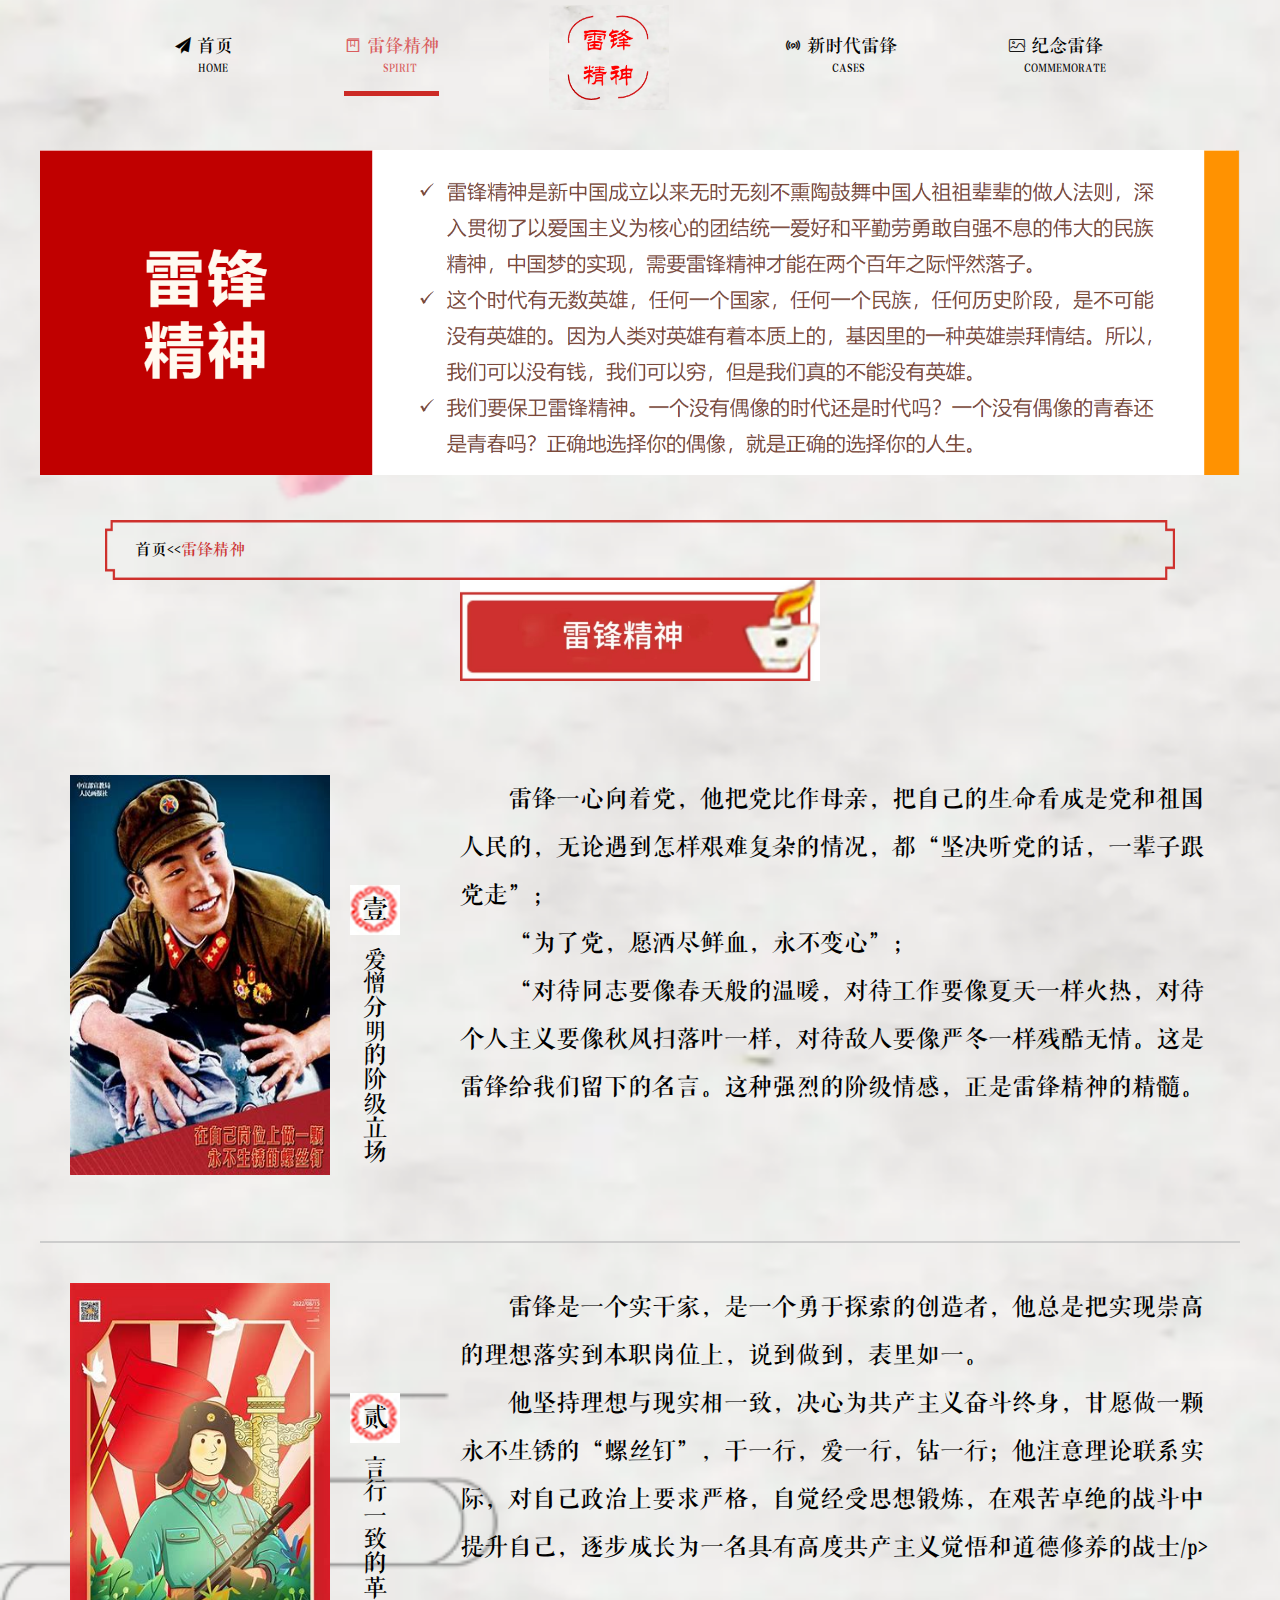
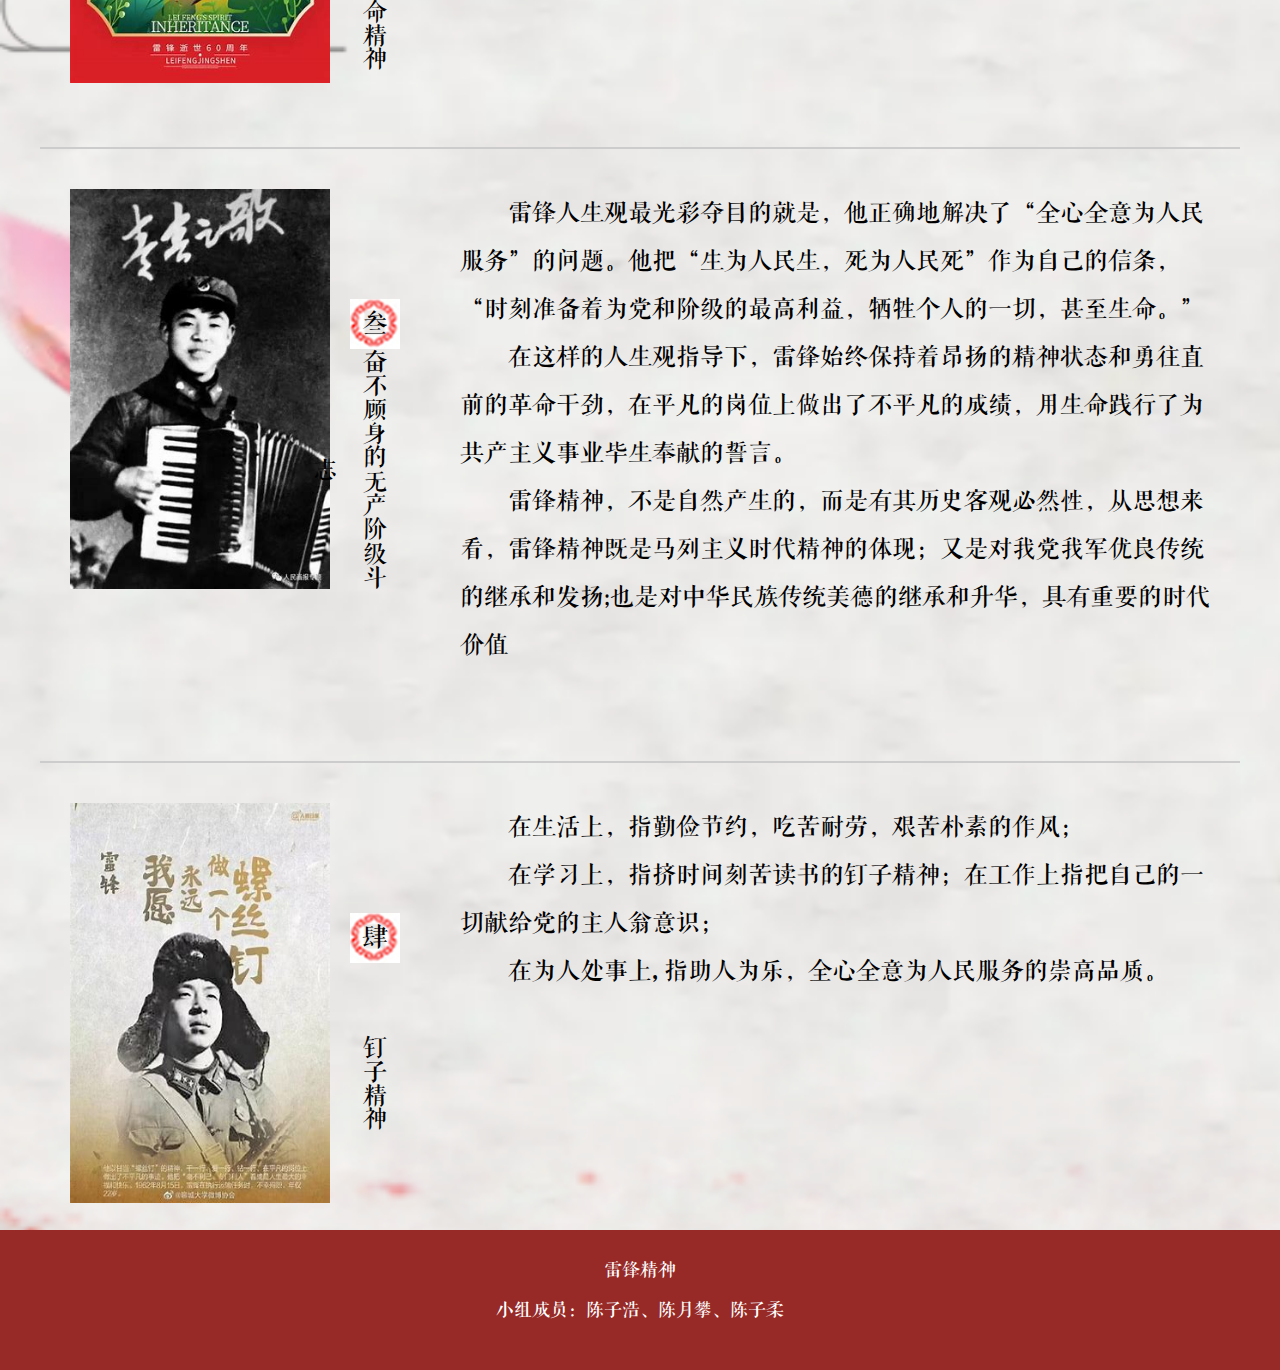
<file: html/history.html>
<!DOCTYPE html>
<html lang="en">

<head>
  <meta charset="UTF-8" />
  <meta http-equiv="X-UA-Compatible" content="IE=edge" />
  <meta name="viewport" content="width=device-width, initial-scale=1.0" />
  <title>红色文化</title>
  <link rel="stylesheet" href="../css/common.css" />
  <link rel="stylesheet" href="../css/history.css">
  <link rel="shortcut icon" href="../favicon1.ico" />
  <style>
    body {
      background-image: url(../bg.png);
      height: 100%;
      background-size: cover;
      /* 使背景图像覆盖整个元素 */
      background-repeat: no-repeat;
      /* 防止背景图片重复 */
    }
  </style>
</head>

<body>
  <div class="w">
    <!-- 头部导航栏 -->
    <div class="header">
      <ul class="header-ul">
        <!-- 首页 -->
        <a href="../index.html">
          <li class="header-li">
            <ul>
              <li class="header-li-first"><i class="iconfont">&#xe606;</i>&nbsp;首页</li>
              <li class="header-li-sencod header-li-sencod-a">HOME</li>
              <li class="header-li-third "></li>
            </ul>
          </li>
        </a>
        <!-- 红色文化 -->
        <a href="../html/history.html">
          <li class="header-li  bianse">
            <ul>
              <li class="header-li-first"><i class="iconfont">&#xe62d;</i>&nbsp;雷锋精神</li>
              <li class="header-li-sencod header-li-sencod-c">SPIRIT</li>
              <li class="header-li-third bianchang"></li>
            </ul>
          </li>
        </a>
        <!-- 中间的logo部分 -->
        <a href="../index.html">
          <li class="header-li header-logo"><img src="../material/3.homePage/1、daohang/logo1.png" alt=""></li>
        </a>

        <!-- 新时代雷锋 -->
        <a href="../html/dynamic.html">
          <li class="header-li header-li-two">
            <ul>
              <li class="header-li-first"><i class="iconfont">&#xe7c2;</i>&nbsp;新时代雷锋</li>
              <li class="header-li-sencod header-li-sencod-b">CASES</li>
              <li class="header-li-third"></li>
            </ul>
          </li>
        </a>
        <!-- 纪念雷锋 -->
        <a href="../html/stagePhoto.html">
          <li class="header-li">
            <ul>
              <li class="header-li-first"><i class="iconfont">&#xe63e;</i>&nbsp;纪念雷锋</li>
              <li class="header-li-sencod header-li-sencod-e">COMMEMORATE</li>
              <li class="header-li-third"></li>
            </ul>
          </li>
        </a>
      </ul>
    </div>


    <!-- 轮播图 -->
    <div class="lunbotu" style="height: 460px;margin-top: 30px;">
              <img src="../text (2).png" alt="" style="width: 100%;">
    </div>

    <div class="dynamic-pic">
      <div class="dynamic-pic-img"><a href="../index.html" class="shouye">首页</a>&lt;&lt;<a href="../html/history.html"
          class="dongtai">雷锋精神</a></div>
    </div>
  </div>

  <!-- 红色文化 -->
  <div class="art">
    <div class="d"></div>
    <div class="art-logo"><img src="../material/4.history/culture/雷锋精神.jpg" alt=""></div>
    <!-- 壹 -->
    <div class="art-qiang kunqiang">
      <div class="art-qiang-pic"><img src="../material/4.history/culture/5.jpg" alt=""></div>
      <ul class="art-qiang-xulie">
        <li class="art-qiang-num">壹</li>
        <li class="art-qiang-name">爱憎分明的阶级立场</li>
      </ul>
      <div class="art-qiang-content">
        <p>雷锋一心向着党，他把党比作母亲，把自己的生命看成是党和祖国人民的，无论遇到怎样艰难复杂的情况，都“坚决听党的话，一辈子跟党走”；</p>
        <p>“为了党，愿洒尽鲜血，永不变心”；</p>
        <p>“对待同志要像春天般的温暖，对待工作要像夏天一样火热，对待个人主义要像秋风扫落叶一样，对待敌人要像严冬一样残酷无情。这是雷锋给我们留下的名言。这种强烈的阶级情感，正是雷锋精神的精髓。</p>
      </div>
    </div>

    <!-- 贰 -->
    <div class="art-qiang top-qiang-line gaoqiang">
      <div class="art-qiang-pic"><img src="../material/4.history/culture/6.jpg" alt=""></div>
      <ul class="art-qiang-xulie">
        <li class="art-qiang-num">贰</li>
        <li class="art-qiang-name">言行一致的革命精神</li>
      </ul>
      <div class="art-qiang-content">
        <p>雷锋是一个实干家，是一个勇于探索的创造者，他总是把实现崇高的理想落实到本职岗位上，说到做到，表里如一。</p>
        <p>
          他坚持理想与现实相一致，决心为共产主义奋斗终身，甘愿做一颗永不生锈的“螺丝钉”，干一行，爱一行，钻一行；他注意理论联系实际，对自己政治上要求严格，自觉经受思想锻炼，在艰苦卓绝的战斗中提升自己，逐步成长为一名具有高度共产主义觉悟和道德修养的战士/p>
      </div>
    </div>

    <!-- 叁 -->
    <div class="art-qiang top-qiang-line huqin" style="height: 680px;">
      <div class="art-qiang-pic"><img src="../material/4.history/culture/3.jpg" alt=""></div>
      <ul class="art-qiang-xulie">
        <li class="art-qiang-num">叁</li>
        <li class="art-qiang-name">奋不顾身的无产阶级斗志</li>
      </ul>
      <div class="art-qiang-content">
        <p>雷锋人生观最光彩夺目的就是，他正确地解决了“全心全意为人民服务”的问题。他把“生为人民生，死为人民死”作为自己的信条，“时刻准备着为党和阶级的最高利益，牺牲个人的一切，甚至生命。”</p>
        <p>在这样的人生观指导下，雷锋始终保持着昂扬的精神状态和勇往直前的革命干劲，在平凡的岗位上做出了不平凡的成绩，用生命践行了为共产主义事业毕生奉献的誓言。
        </p>
        <p>雷锋精神，不是自然产生的，而是有其历史客观必然性，从思想来看，雷锋精神既是马列主义时代精神的体现；又是对我党我军优良传统的继承和发扬;也是对中华民族传统美德的继承和升华，具有重要的时代价值</p>
      </div>
    </div>


    <!-- 肆 -->
    <div class="art-qiang top-qiang-line tanxi">
      <div class="art-qiang-pic"><img src="../material/4.history/culture/1.jpg" alt=""></div>
      <ul class="art-qiang-xulie">
        <li class="art-qiang-num">肆</li>
        <li class="art-qiang-name">钉子精神</li>
      </ul>
      <div class="art-qiang-content">
        <p>在生活上，指勤俭节约，吃苦耐劳，艰苦朴素的作风；</p>
        <p>在学习上，指挤时间刻苦读书的钉子精神；在工作上指把自己的一切献给党的主人翁意识；</p>
        <p>在为人处事上, 指助人为乐，全心全意为人民服务的崇高品质。</p>
      </div>
    </div>

    <!-- 伍 -->
    <!-- <div class="art-qiang top-qiang-line dengdiao">
        <div class="art-qiang-pic"><img src="../material/4.history/culture/八一精神.png" alt=""></div>
        <ul class="art-qiang-xulie">
          <li class="art-qiang-num">伍</li>
          <li class="art-qiang-name">八一精神</li>
        </ul>
        <div class="art-qiang-content">
          <p>八一精神主要是指坚定信念、听党指挥，为民奋斗、百折不挠，敢为人先、勇于创新的革命精神。它是中国共产党革命精神谱系中不朽的丰碑和红色文化绚丽的篇章。</p>
          <p>八一精神作为红色文化的重要组成部分，对引领社会主义精神文明建设、促进社会和谐发展具有重要的历史价值和现实意义。弘扬八一精神、传承红色文化，是全社会的共同义务</p>
        </div>
      </div> -->
  </div>

  <!-- 红色书籍 -->
  <!-- <div class="book">
      <div class="d"></div>
      <div class="yifu-logo"><img src="../material/4.history/book/book.png" alt=""></div>
      <div class="yifu-pic">
        <div><img src="../material/4.history/book/1.png" alt=""></div>
        <div><img src="../material/4.history/book/2.png" alt=""></div>
        <div><img src="../material/4.history/book/3.png" alt=""></div>
      </div>
      <div class="yifu-content">
        <p>红色书籍是包含所有有关中国革命题材的,包括小说、诗、话剧等，建国之初的“红色经典”，在内容上具有很强的写实性，重现了中国革命波澜壮阔的历史画卷，表现了中国共产党在成长壮大的历史中方方面面的社会生活，在历史上，红色书籍影响了一代代人。全媒体时代，红色经典图书依然具有着其他类别图书所无法取代的独特价值，阅读红色经典书籍，对于存文、存史、育人等方面都有着重要的意义。</p>
        <p>红色经典书籍中蕴含着丰富的中国革命精神，而革命精神是红色基因的重要组成部分。红色经典图书有助于部队官兵传承红色基因、承担强军重任，提高备战打仗能力；有助于全社会尤其是青少年传承红色基因，把红色江山世世代代传下去。</p>
        <p>除此之外，红色经典书籍具有厚重的历史底蕴，要么是以党史、军史、革命史为时代背景创作的文学，要么是如实记载党史、军史、革命史的著作；历史是最好的教科书和清醒剂，红色经典图书是党史、军史、革命史的生动写照，是抵制历史虚无主义、批判抹黑英雄言论的精神武器。</p>
      </div>
    </div> -->

  <!-- 底部 -->
  <div class="footer">
    <div class="footer-w">
      <div class="footer-w-logo">
        <!-- <img src="../material/3.homePage/8、footer/logo2.png" alt="" /> -->
      </div>
      <div class="dddd"></div>
      <p class="firs-p"> 雷锋精神</p>
      <p>小组成员：陈子浩、陈月攀、陈子柔</p>
    </div>
  </div>
  </div>
  </div>
  <script src="../js/dynamic.js"></script>
</body>

</html>
</file>
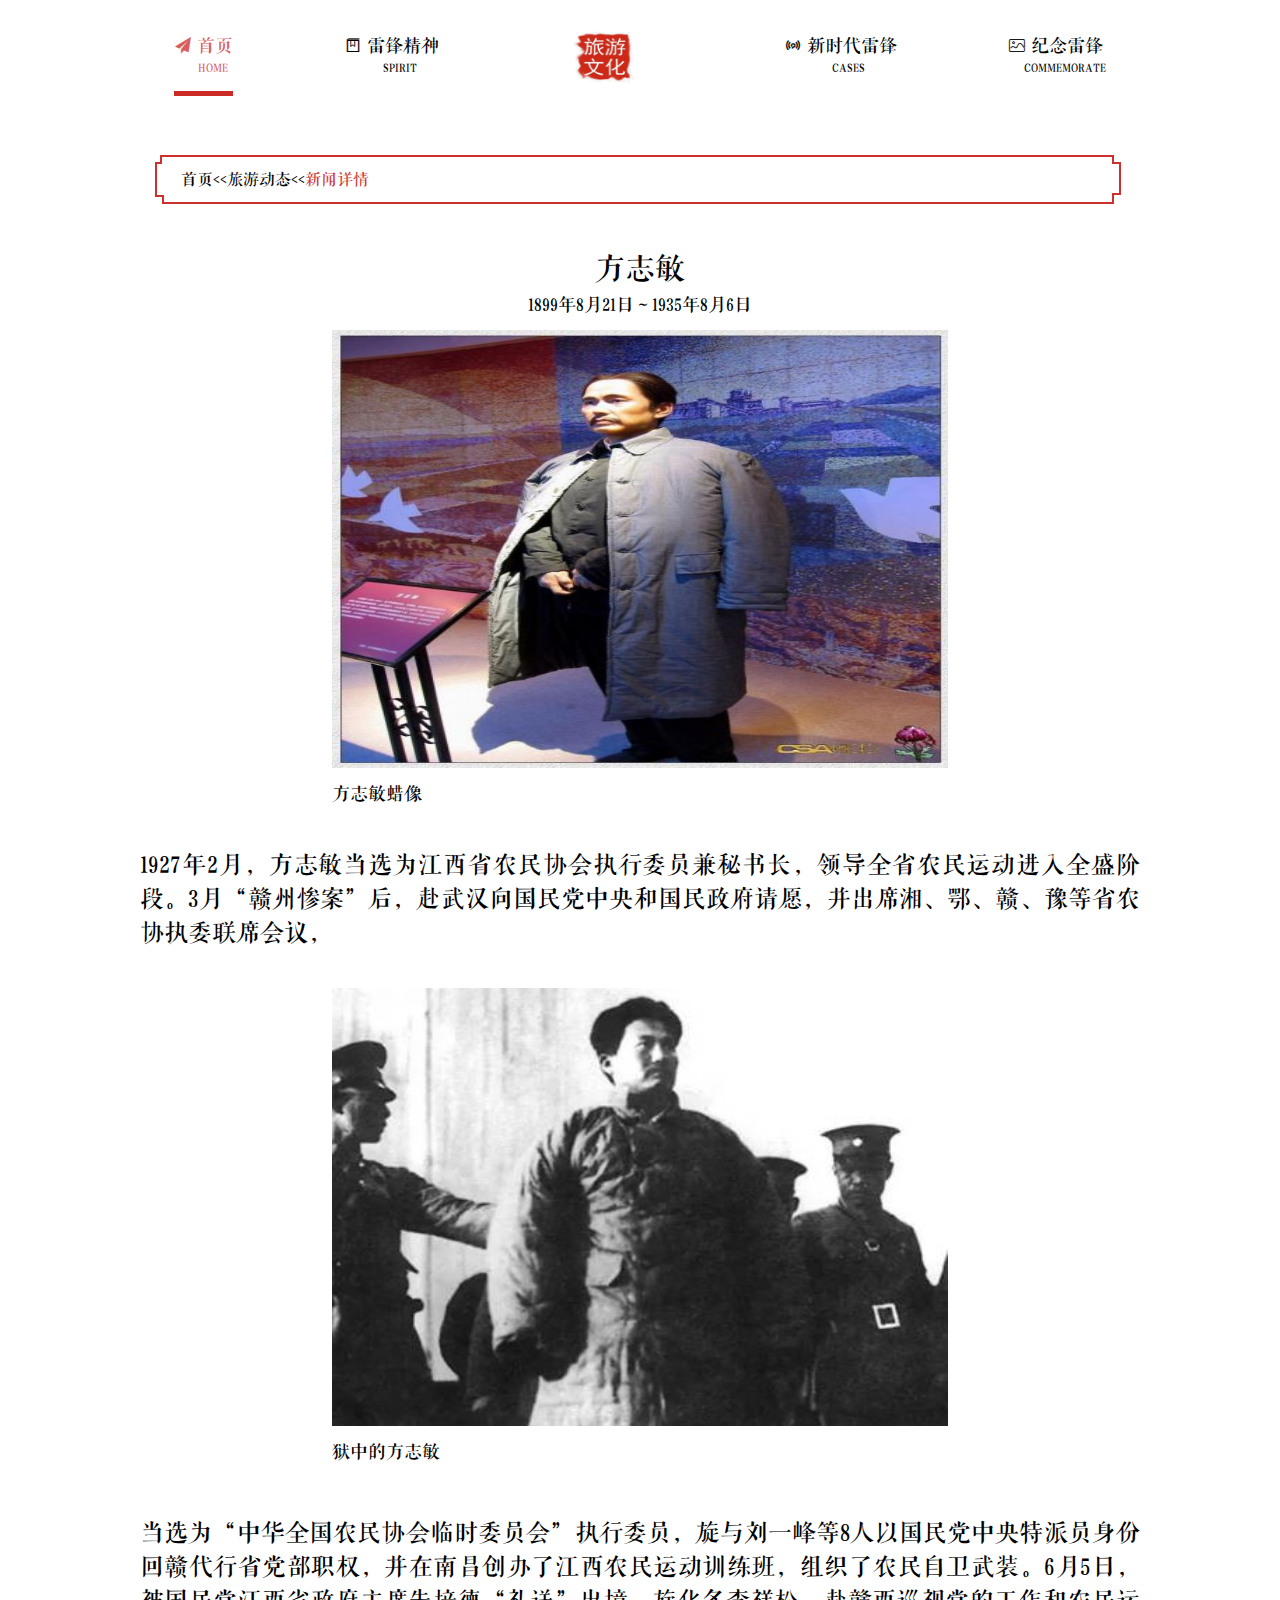
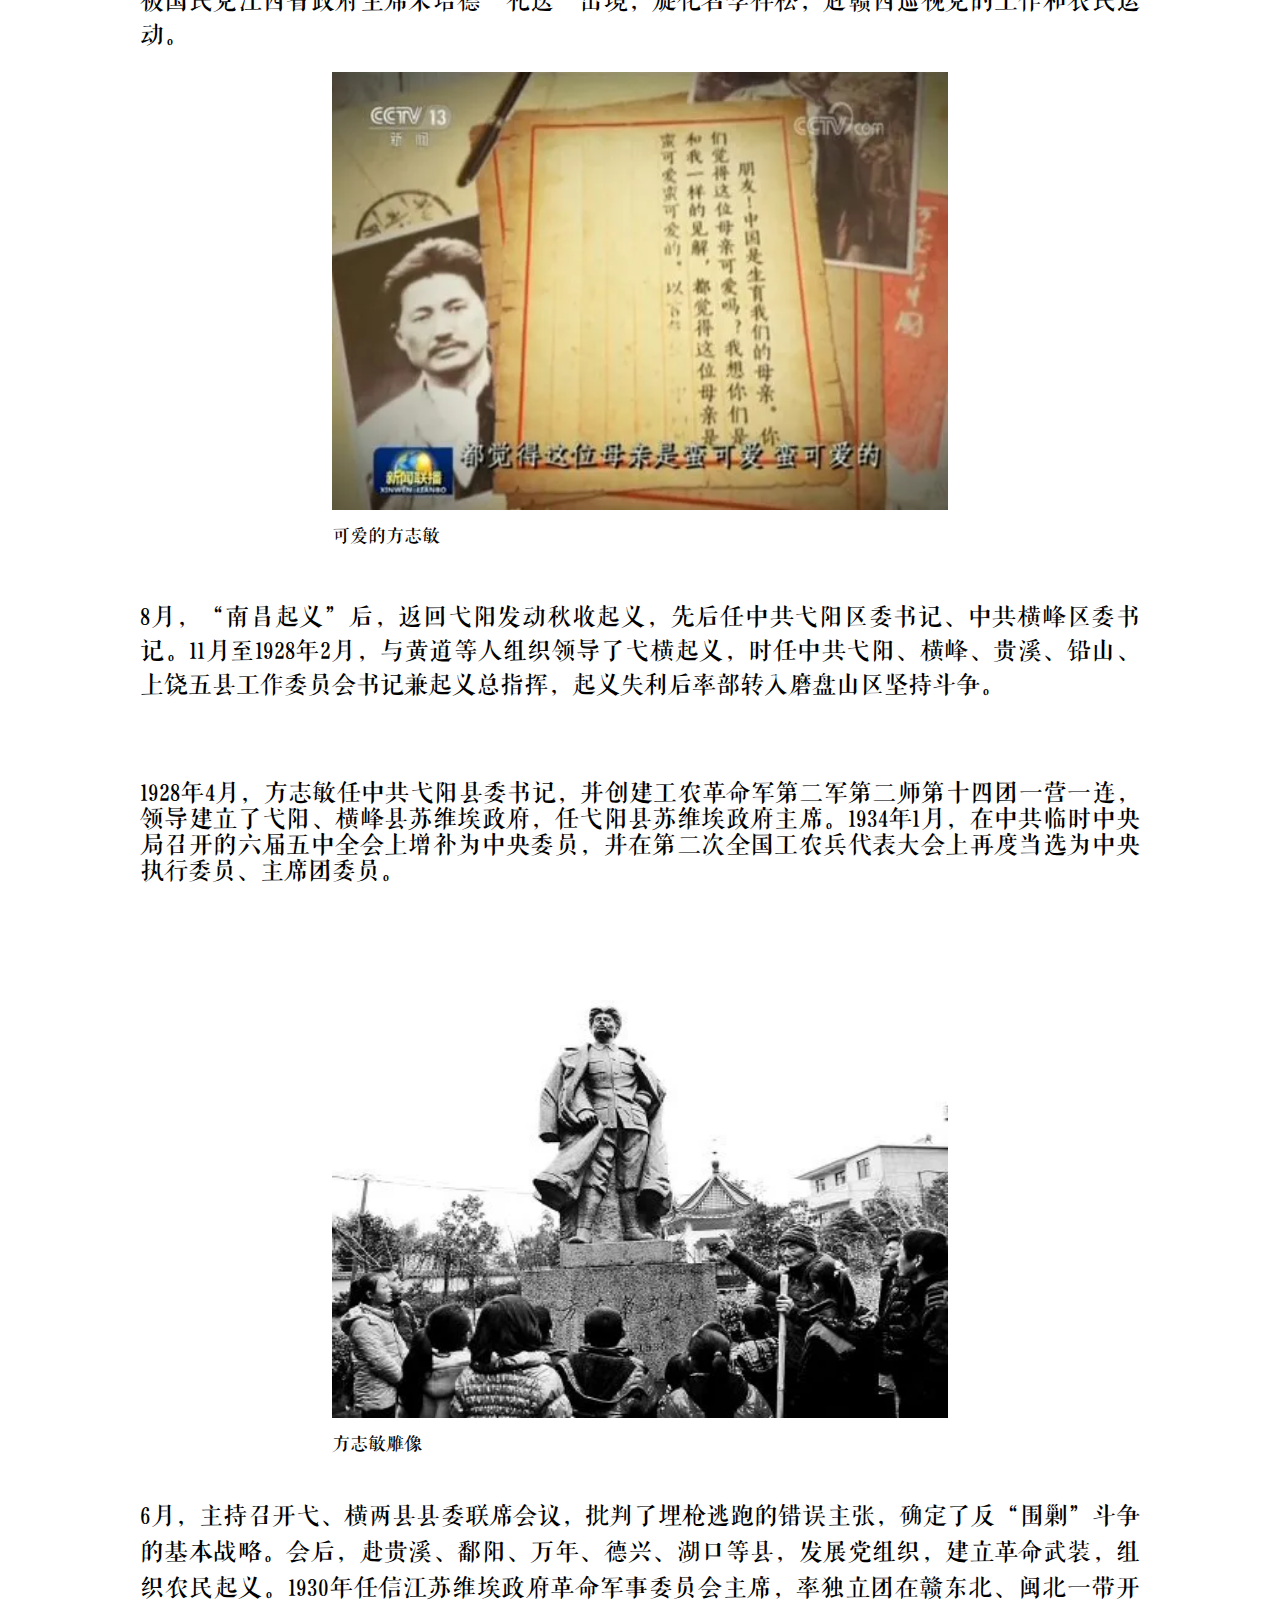
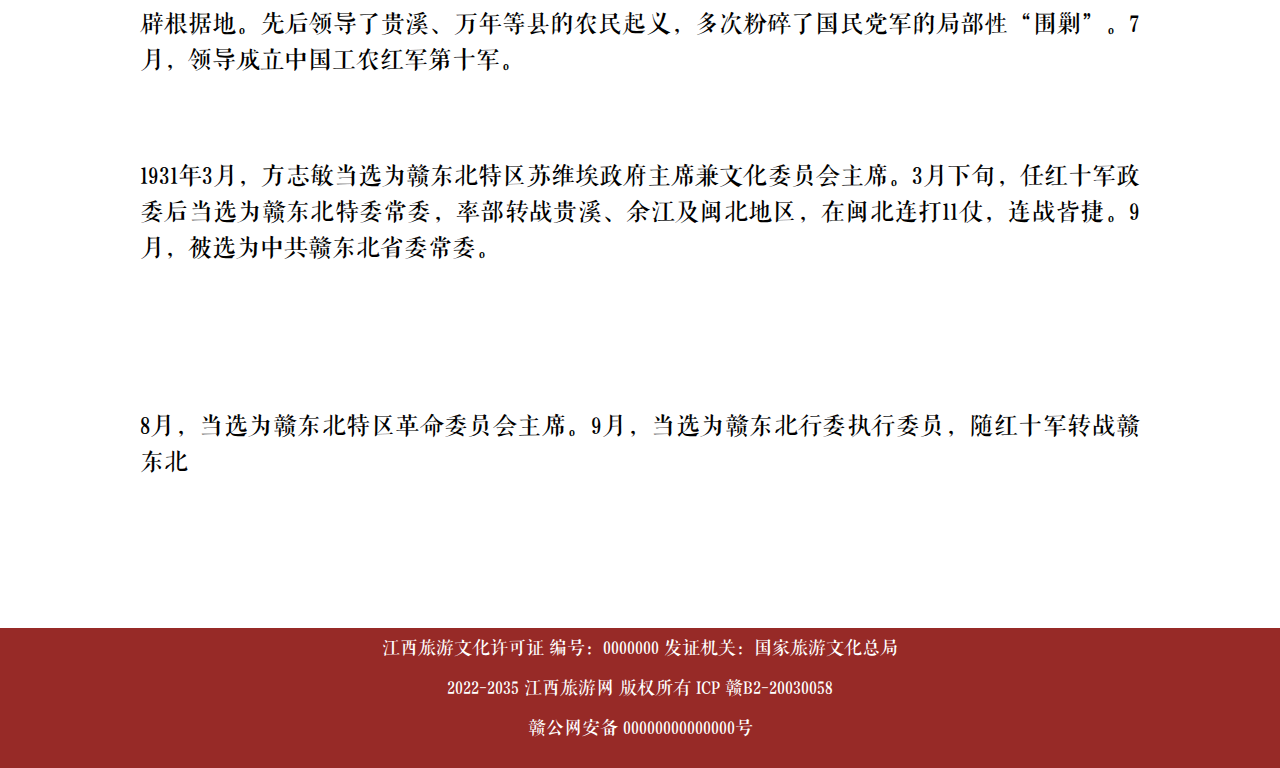
<file: html/homeNewsOne.html>
<!DOCTYPE html>
<html lang="en">

<head>
    <meta charset="UTF-8">
    <meta http-equiv="X-UA-Compatible" content="IE=edge">
    <meta name="viewport" content="width=device-width, initial-scale=1.0">
    <title>新闻详情页</title>
    <link rel="stylesheet" href="../css/common.css">
    <link rel="stylesheet" href="../css/homeNewsOne.css">
    <link rel="shortcut icon" href="../favicon1.ico" />
</head>
<body>
    <div class="w">
        <!-- 首页导航栏 -->
<!-- 头部导航栏 -->
<div class="header">
    <ul class="header-ul">
        <!-- 首页 -->
        <a href="../index.html">
            <li class="header-li bianse">
                <ul>
                    <li class="header-li-first"><i class="iconfont">&#xe606;</i>&nbsp;首页</li>
                    <li class="header-li-sencod header-li-sencod-a">HOME</li>
                    <li class="header-li-third bianchang"></li>
                </ul>
            </li>
        </a>
        <!-- 红色文化 -->
        <a href="../html/history.html">
            <li class="header-li">
                <ul>
                    <li class="header-li-first"><i class="iconfont">&#xe62d;</i>&nbsp;雷锋精神</li>
                    <li class="header-li-sencod header-li-sencod-c">SPIRIT</li>
                    <li class="header-li-third"></li>
                </ul>
            </li>
        </a>
        <!-- 中间的logo部分 -->
        <a href="../index.html">
            <li class="header-li header-logo"><img src="../material/3.homePage/1、daohang/logo.png" alt=""></li>
        </a>

        <!-- 新时代雷锋 -->
        <a href="../html/dynamic.html">
            <li class="header-li header-li-two">
                <ul>
                    <li class="header-li-first"><i class="iconfont">&#xe7c2;</i>&nbsp;新时代雷锋</li>
                    <li class="header-li-sencod header-li-sencod-b">CASES</li>
                    <li class="header-li-third"></li>
                </ul>
            </li>
        </a>
        <!-- 纪念雷锋 -->
        <a href="../html/stagePhoto.html">
            <li class="header-li">
                <ul>
                    <li class="header-li-first"><i class="iconfont">&#xe63e;</i>&nbsp;纪念雷锋</li>
                    <li class="header-li-sencod header-li-sencod-e">COMMEMORATE</li>
                    <li class="header-li-third"></li>
                </ul>
            </li>
        </a>
    </ul>
</div>

        <!-- 头部导航条 -->
        <div class="daohang">
            <div class="daohang-pic">
                <a href="../index.html">首页</a>&lt;&lt;<a href="./dynamic.html">旅游动态</a>&lt;&lt;<a href="./homeNewsOne.html">新闻详情</a>
            </div>
        </div>

        <div class="title">
            <p>方志敏</p>
            <p>1899年8月21日～1935年8月6日</p>
        </div>
        <!-- 第一张图片 -->
        <div class="img-one"><img src="../material/9.singleNews-one/1.png" alt=""></div>
        <div class="img-one-box"><div class="img-one-name">方志敏蜡像 </div></div>
        <div class="img-one-content">1927年2月，方志敏当选为江西省农民协会执行委员兼秘书长，领导全省农民运动进入全盛阶段。3月“赣州惨案”后，赴武汉向国民党中央和国民政府请愿，并出席湘、鄂、赣、豫等省农协执委联席会议， </div>
        <!-- 第二张图片 -->
        <div class="img-two"><img src="../material/9.singleNews-one/2.png" alt=""></div>
        <div class="img-two-box"><div class="img-two-name">狱中的方志敏</div></div>
        <div class="img-two-content">当选为“中华全国农民协会临时委员会”执行委员，旋与刘一峰等8人以国民党中央特派员身份回赣代行省党部职权，并在南昌创办了江西农民运动训练班，组织了农民自卫武装。6月5日，被国民党江西省政府主席朱培德“礼送”出境，旋化名李祥松，赴赣西巡视党的工作和农民运动。</div>
        <!-- 第三张图片 -->
        <div class="img-three"><img src="../material/9.singleNews-one/3.png" alt=""></div>
        <div class="img-three-box"><div class="img-three-name">可爱的方志敏</div></div>
        <div class="img-three-content-one">8月，“南昌起义”后，返回弋阳发动秋收起义，先后任中共弋阳区委书记、中共横峰区委书记。11月至1928年2月，与黄道等人组织领导了弋横起义，时任中共弋阳、横峰、贵溪、铅山、上饶五县工作委员会书记兼起义总指挥，起义失利后率部转入磨盘山区坚持斗争。</div>
        <div class="img-three-content-two">1928年4月，方志敏任中共弋阳县委书记，并创建工农革命军第二军第二师第十四团一营一连，领导建立了弋阳、横峰县苏维埃政府，任弋阳县苏维埃政府主席。1934年1月，在中共临时中央局召开的六届五中全会上增补为中央委员，并在第二次全国工农兵代表大会上再度当选为中央执行委员、主席团委员。</div>
        <!-- 第四张图片 -->
        <div class="img-four"><img src="../material/9.singleNews-one/4.png" alt=""></div>
        <div class="img-four-box"><div class="img-four-name">方志敏雕像</div></div>
        <div class="img-four-content-one">6月，主持召开弋、横两县县委联席会议，批判了埋枪逃跑的错误主张，确定了反“围剿”斗争的基本战略。会后，赴贵溪、鄱阳、万年、德兴、湖口等县，发展党组织，建立革命武装，组织农民起义。1930年任信江苏维埃政府革命军事委员会主席，率独立团在赣东北、闽北一带开辟根据地。先后领导了贵溪、万年等县的农民起义，多次粉碎了国民党军的局部性“围剿”。7月，领导成立中国工农红军第十军。</div>
        <div class="img-four-content-three">1931年3月，方志敏当选为赣东北特区苏维埃政府主席兼文化委员会主席。3月下旬，任红十军政委后当选为赣东北特委常委，率部转战贵溪、余江及闽北地区，在闽北连打11仗，连战皆捷。9月，被选为中共赣东北省委常委。</div>
        <div class="img-four-content-four">8月，当选为赣东北特区革命委员会主席。9月，当选为赣东北行委执行委员，随红十军转战赣东北</div>

        <!-- 底部 -->
        <div class="footer">
            <div class="footer-w">
                <p>江西旅游文化许可证 编号：0000000 发证机关：国家旅游文化总局</p>
                <p>2022-2035 江西旅游网 版权所有 ICP 赣B2-20030058</p>
                <p>赣公网安备 00000000000000号</p>
            </div>
        </div>

    </div>
</body>

</html>
</file>
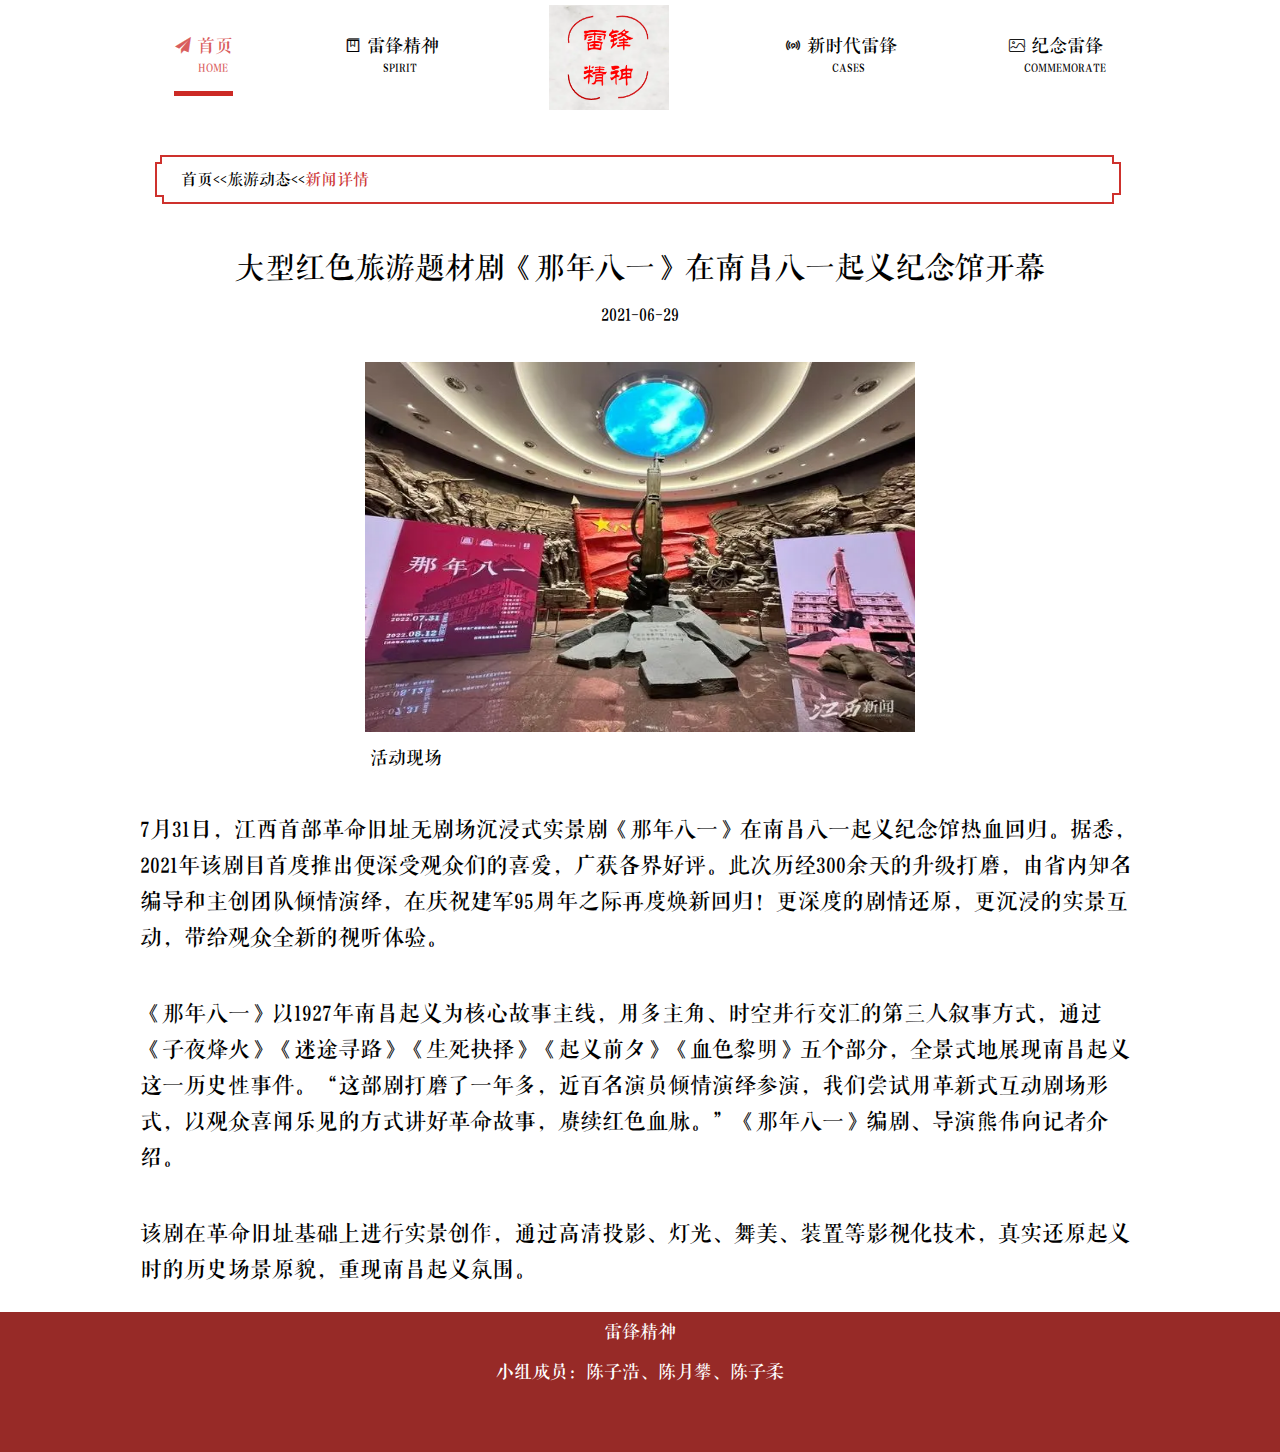
<file: html/newOne.html>
<!DOCTYPE html>
<html lang="en">

<head>
  <meta charset="UTF-8">
  <meta http-equiv="X-UA-Compatible" content="IE=edge">
  <meta name="viewport" content="width=device-width, initial-scale=1.0">
  <title>新闻详情</title>
  <link rel="stylesheet" href="../css/common.css" />
  <link rel="stylesheet" href="../css/newsOne.css" />
  <link rel="shortcut icon" href="../favicon1.ico" />
</head>

<body>
  <div class="w">
<!-- 头部导航栏 -->
<div class="header">
  <ul class="header-ul">
    <!-- 首页 -->
    <a href="../index.html">
      <li class="header-li bianse">
        <ul>
          <li class="header-li-first"><i class="iconfont">&#xe606;</i>&nbsp;首页</li>
          <li class="header-li-sencod header-li-sencod-a">HOME</li>
          <li class="header-li-third bianchang"></li>
        </ul>
      </li>
    </a>
    <!-- 红色文化 -->
    <a href="../html/history.html">
      <li class="header-li">
        <ul>
          <li class="header-li-first"><i class="iconfont">&#xe62d;</i>&nbsp;雷锋精神</li>
          <li class="header-li-sencod header-li-sencod-c">SPIRIT</li>
          <li class="header-li-third"></li>
        </ul>
      </li>
    </a>
    <!-- 中间的logo部分 -->
    <a href="../index.html">
      <li class="header-li header-logo"><img src="../material/3.homePage/1、daohang/logo1.png" alt=""></li>
    </a>

    <!-- 新时代雷锋 -->
    <a href="../html/dynamic.html">
      <li class="header-li header-li-two">
        <ul>
          <li class="header-li-first"><i class="iconfont">&#xe7c2;</i>&nbsp;新时代雷锋</li>
          <li class="header-li-sencod header-li-sencod-b">CASES</li>
          <li class="header-li-third"></li>
        </ul>
      </li>
    </a>
    <!-- 纪念雷锋 -->
    <a href="../html/stagePhoto.html">
      <li class="header-li">
        <ul>
          <li class="header-li-first"><i class="iconfont">&#xe63e;</i>&nbsp;纪念雷锋</li>
          <li class="header-li-sencod header-li-sencod-e">COMMEMORATE</li>
          <li class="header-li-third"></li>
        </ul>
      </li>
    </a>
  </ul>
</div>

    <!-- 头部导航条 -->
    <div class="daohang">
      <div class="daohang-pic">
        <a href="../index.html">首页</a>&lt;&lt;<a href="./dynamic.html">旅游动态</a>&lt;&lt;<a href="./newOne.html">新闻详情</a>
      </div>
    </div>

    <div class="title">
      <p>大型红色旅游题材剧《那年八一》在南昌八一起义纪念馆开幕 </p>
      <p>2021-06-29</p>
    </div>

    <div class="pic"><img src="../material/9.singleNews-one/xiangqintgye1.png" alt=""></div>
    <div class="name">
      <p>活动现场</p>
    </div>
    <div class="content">
      <p>7月31日，江西首部革命旧址无剧场沉浸式实景剧《那年八一》在南昌八一起义纪念馆热血回归。据悉，2021年该剧目首度推出便深受观众们的喜爱，广获各界好评。此次历经300余天的升级打磨，由省内知名编导和主创团队倾情演绎，在庆祝建军95周年之际再度焕新回归！更深度的剧情还原，更沉浸的实景互动，带给观众全新的视听体验。
      </p>
      <p>
        《那年八一》以1927年南昌起义为核心故事主线，用多主角、时空并行交汇的第三人叙事方式，通过《子夜烽火》《迷途寻路》《生死抉择》《起义前夕》《血色黎明》五个部分，全景式地展现南昌起义这一历史性事件。“这部剧打磨了一年多，近百名演员倾情演绎参演，我们尝试用革新式互动剧场形式，以观众喜闻乐见的方式讲好革命故事，赓续红色血脉。”《那年八一》编剧、导演熊伟向记者介绍。
      </p>
      <p>该剧在革命旧址基础上进行实景创作，通过高清投影、灯光、舞美、装置等影视化技术，真实还原起义时的历史场景原貌，重现南昌起义氛围。</p>
    </div>
    <!-- 底部 -->
    <div class="footer">
      <div class="footer-w">
        <p class="firs-p"> 雷锋精神</p>
        <p>小组成员：陈子浩、陈月攀、陈子柔</p>
      </div>
    </div>

  </div>
</body>

</html>
</file>
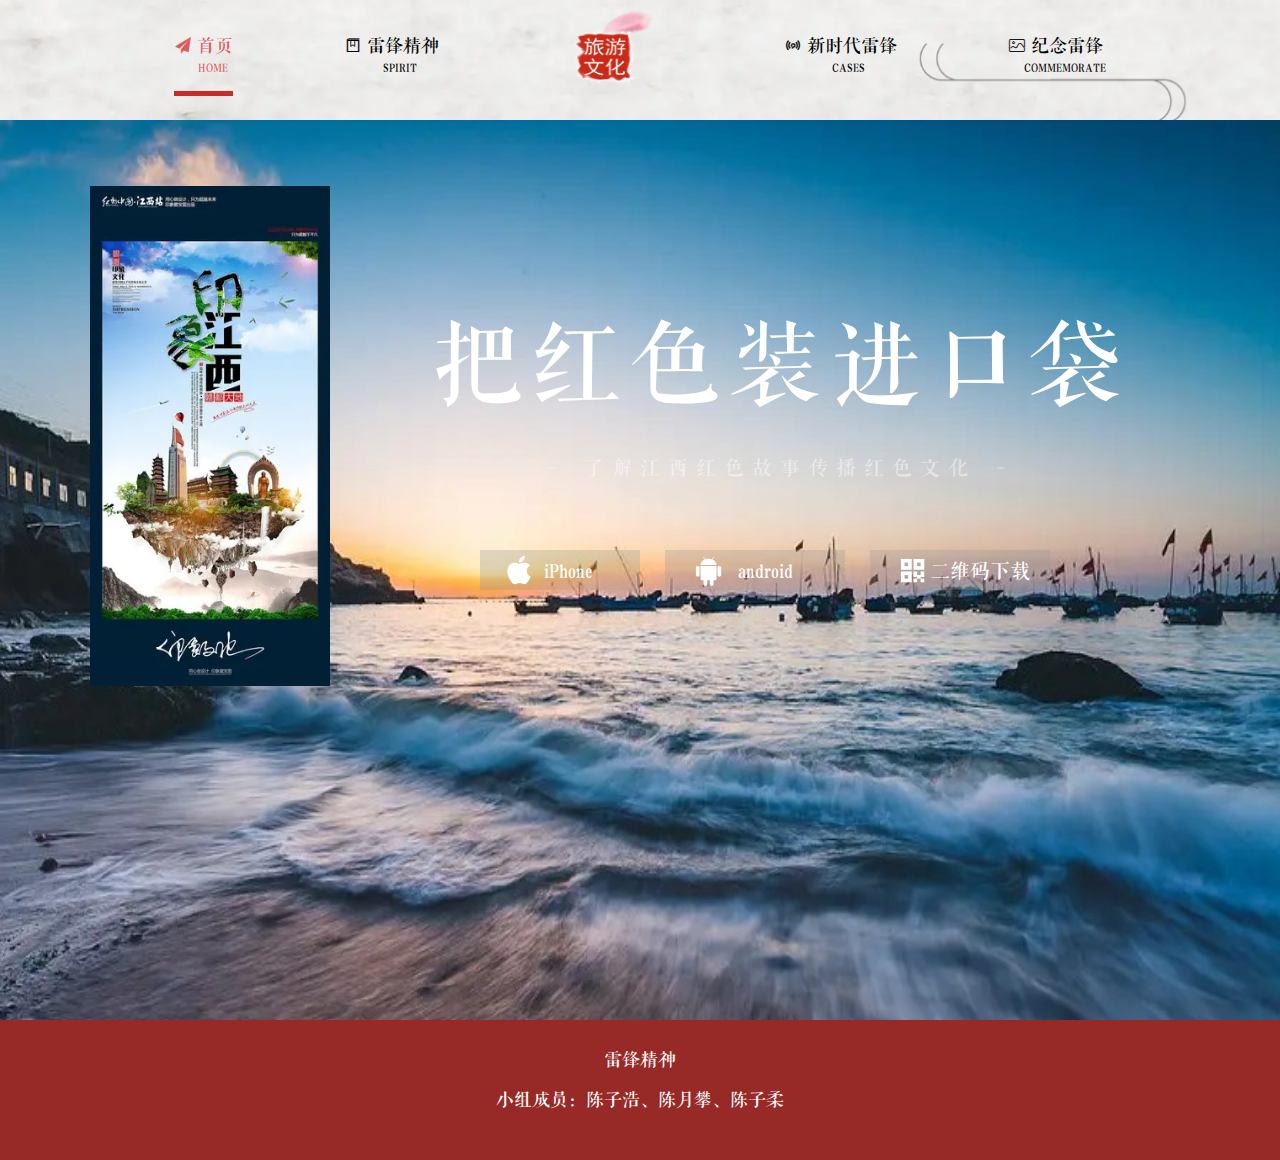
<file: html/subscription.html>
<!DOCTYPE html>
<html lang="en">
<head>
    <meta charset="UTF-8">
    <meta http-equiv="X-UA-Compatible" content="IE=edge">
    <meta name="viewport" content="width=device-width, initial-scale=1.0 maximum-scale=1.0, user-scalable=0">
    <title>手机订阅</title>
    <link rel="stylesheet" href="../css/common.css" />
    <link rel="stylesheet" href="../css/subscription.css">
    <link rel="shortcut icon" href="../favicon1.ico" />
    <style>
      body {
        background-image: url(../bg.png);
        height: 100%;
        background-size: cover;
        /* 使背景图像覆盖整个元素 */
        background-repeat: no-repeat;
        /* 防止背景图片重复 */
      }
    </style>
</head>
<body>
    <div class="w">
    <!-- 头部导航栏 -->
    <div class="header">
      <ul class="header-ul">
        <!-- 首页 -->
        <a href="../index.html">
          <li class="header-li bianse">
            <ul>
              <li class="header-li-first"><i class="iconfont">&#xe606;</i>&nbsp;首页</li>
              <li class="header-li-sencod header-li-sencod-a">HOME</li>
              <li class="header-li-third bianchang"></li>
            </ul>
          </li>
        </a>
        <!-- 红色文化 -->
        <a href="../html/history.html">
          <li class="header-li">
            <ul>
              <li class="header-li-first"><i class="iconfont">&#xe62d;</i>&nbsp;雷锋精神</li>
              <li class="header-li-sencod header-li-sencod-c">SPIRIT</li>
              <li class="header-li-third"></li>
            </ul>
          </li>
        </a>
        <!-- 中间的logo部分 -->
        <a href="../index.html">
          <li class="header-li header-logo"><img src="../material/3.homePage/1、daohang/logo.png" alt=""></li>
        </a>
    
        <!-- 新时代雷锋 -->
        <a href="../html/dynamic.html">
          <li class="header-li header-li-two">
            <ul>
              <li class="header-li-first"><i class="iconfont">&#xe7c2;</i>&nbsp;新时代雷锋</li>
              <li class="header-li-sencod header-li-sencod-b">CASES</li>
              <li class="header-li-third"></li>
            </ul>
          </li>
        </a>
        <!-- 纪念雷锋 -->
        <a href="../html/stagePhoto.html">
          <li class="header-li">
            <ul>
              <li class="header-li-first"><i class="iconfont">&#xe63e;</i>&nbsp;纪念雷锋</li>
              <li class="header-li-sencod header-li-sencod-e">COMMEMORATE</li>
              <li class="header-li-third"></li>
            </ul>
          </li>
        </a>
      </ul>
    </div>
  
  <!-- 中间的整体部分 -->
  <div class="bigBox">
    <div class="smallBox">
      <div class="phone"><img src="../material/6.shoujidingyue/xiazai/shouji2.png" alt=""></div>
      <di class="content">
        <p class="p-one">把红色装进口袋</p>
        <p class="p-two"><span>-</span>了解江西红色故事传播红色文化<span>-</span></p>
        <ul class="content-ul">
          <li><div class="li-pic a"><img src="../material/6.shoujidingyue/xiazai/apple.png" alt=""></div><p class="li-content o">iPhone</p></li>
          <li><div class="li-pic b"><img src="../material/6.shoujidingyue/xiazai/anzhuo-2.png" alt=""></div><p class="li-content t">android</p>	</li>
          <li class=" eee"><div class="li-pic c"><img src="../material/6.shoujidingyue/xiazai/erweima.png" alt=""></div><p class="li-content f">二维码下载</p>
          <div class="erweima"><img src="../material/6.shoujidingyue/erweima.png" alt=""></div></li>
        </ul>
      </di>
    </div>
  </div>
  <!-- 底部 -->
  <div class="footer">
    <div class="footer-w">
      <!-- <div class="footer-w-logo">
        <img src="../material/3.homePage/8、footer/logo3.png" alt="" />
      </div> -->
      <div class="dddd"></div>
      <p class="firs-p"> 雷锋精神</p>
      <p>小组成员：陈子浩、陈月攀、陈子柔</p>
    </div>
  </div>
  
    </div>
</body>
<script>
  let btn = document.querySelector('.eee');
  let erweima = document.querySelector('.erweima');
  btn.onmouseover = function() {
    erweima.style.display = 'block';
  }
  btn.onmouseout = function() {
    erweima.style.display = 'none';
  }
</script>
</html>
</file>
<file: css/common.css>
/* 字体的引入 */
@font-face {
    font-family: song-ti;
    src: url(../material/1.fontSize/songti-regulaer.otf);
}
@font-face {
    font-family: song-ti-jian;
    src: url(../material/1.fontSize/Songti-jian.ttc);
}
@font-face {
    font-family: frangzheng;
    src: url(../material/1.fontSize/fangzheng.ttf);
}

/* 图标的引入 */
@font-face {font-family: 'iconfont';
    src: url('iconfont.eot');
    src: url('iconfont.eot?#iefix') format('embedded-opentype'),
    url('../material/2.icon/iconfont.woff') format('woff'),
    url('../material/2.icon/iconfont.ttf') format('truetype'),
    url('iconfont.svg#iconfont') format('svg');
}
.iconfont{
    font-family:"iconfont" !important;
    font-size:16px;font-style:normal;
    -webkit-font-smoothing: antialiased;
    -webkit-text-stroke-width: 0.2px;
    -moz-osx-font-smoothing: grayscale;
}
/* 公共样式的引入 */
* {
    margin: 0;
    padding: 0;
    text-decoration: none;
    list-style: none;
    box-sizing: border-box;
    font-family: frangzheng;
}
body {
    width: 100%;
}
.w {
    max-width: 1920px;
    min-width: 1200px;
    margin: 0 auto;
    width: 100%;
}

/* 头部样式 */
.header {
    width: 100%;
    height: 120px;
    /* background-color: rgb(255,255,255); */
    cursor: pointer;
}
.header-ul {
    width: 90%;
    height: 100%;
    margin: 0 auto;
    display: flex;
    justify-content: space-evenly;
}
.header-ul a {
    color: black;
}
.header-li {
    float: left;
    vertical-align: center;
}
.header-li img {
    width: 15px;
    height: 15px;
    vertical-align: center;
    margin-right: 5px;
}
.header-li-two {
    margin: 0 0px;
}
.header-logo {
    margin: 0 0px;
}
.header-logo img {
    width: 120px;
    height: 110px;
    padding-top: 5px;
}

.header-li-first {
    font-size: 18px;
    margin-top: 36px;
}
.header-li-first i {
    font-size: 18px;
}
.header-li-sencod {
    font-size: 12px;
    text-align: center;
    margin-top: 6px;
}
.header-li-third {
    height: 5px;
    margin-top: 16px;
}
.header-li:hover {
    color: rgb(217,93,93);
}
.header-li:hover .header-li-third {
    animation: widthbig 1s;
    background-color: rgb(204,42,37);
}
@keyframes widthbig {
    0% {
        width: 0%;
    }
    100% {
        width: 100%;
    }
}

.header-li-sencod-a {
    margin-left: 19px;
}
.header-li-sencod-b {
    margin-left: 16px;
}
.header-li-sencod-c {
    margin-left: 17px;
}
.header-li-sencod-e {
    margin-left: 16px;
}
.header-li-sencod-f {
    margin-left: 20px;
}
.header-li-sencod-g {
    margin-left: 13px;
}

.header .header-ul a .bianse {
    color: rgb(217,93,93);
}
.header-li  .bianchang {
    width: 100%;
    background-color: rgb(204,42,37);
}
/* 底部样式 */
.footer {
    width: 100%;
    height: 140px;
    background-color: rgb(151,42,39);
}
.footer-w {
    position: relative;
    width: 1200px;
    height: 100%;
    margin: 0 auto;
}
.footer-w-logo {
    position: absolute;
    top: 12px;
    left: 0;
}
.footer-w p {
    text-align: center;
    padding: 10px 0;
    font-size: 18px;
    color: #fff;
}
.dddd {
    width: 100%;
    height: 20px;
}
</file>
<file: css/history.css>
body {
    perspective: 500px;
}
/* 轮播图 */
.lunbotu {
    width: 1200px;
    height: 660px;
    margin: 0 auto;
}
.focus {
    position: relative;
    width: 1200px;
    height: 600px;
    overflow: hidden;
}
.arrow-l,
.arrow-r {
    position: absolute;
    width: 10px;
    height: 10px;
    opacity:0;
}
.theul {
    position: absolute;
    width: 600%;
}
.theul li {
    float: left;
    width: 1200px;
    height: 420px;
}
.theul li img {
    width: 100%;
    height: 100%;
}
.circle {
    position: absolute;
    top: 450px;
    left: 425px;
    width: 350px;
    height: 40px;
}
.circle li {
    float: left;
    width: 40px;
    height: 40px;
    margin: 0 20px;
    line-height: 40px;
    text-align: center;
    border-radius: 50%;
    cursor: pointer;
}
.red {
    background: url(../material/8.dongtai/2、banner/huaquan.png) no-repeat;
}

.dynamic-pic {
    max-width: 1910px;
    min-width: 1200px;
    height: 60px;
    margin: -90px auto 0;
    cursor: pointer;
}
.dynamic-pic-img {
    width: 1070px;
    height: 60px;
    background: url(../material/8.dongtai/2、banner/juxingkuang.png) no-repeat;
    margin: -60PX auto 0;
    line-height: 60px;
    padding-left: 30px;
    background-size: 100% 100%;
}
.shouye:hover {
    color: #cc3333;
}
.dongtai:hover {
    color: #cc3333;
}

.dynamic-pic-img a {
    color: black;
}


/* 红色文化 */
.art {
    width: 100%;
    height: 2250px;
    /* background-color: #fff; */
}

.art-logo {
    width: 360px;
    /* height: 76px; */
    margin: 0px auto;
    cursor: pointer;
}

.art-logo img {
    width: 100%;
    height: 100%;
}

.art-qiang {
    position: relative;
    width: 1200px;
    height: 470px;
    margin: 0 auto;
}

.art-qiang-pic {
    position: absolute;
    top: 40px;
    left: 30px;
    width: 260px;
    height: 400px;
}

.art-qiang-pic img {
    width: 100%;
    height: 100%;
}

.art-qiang-xulie {
    position: absolute;
    top: 150px;
    left: 310px;
    width: 66px;
    height: 170px;
}

.art-qiang-num {
    position: absolute;
    top: 0;
    left: 0px;
    width: 50px;
    height: 50px;
    background: url(../material/4.history/4、changqiang/huaquan.png);
    background-position: -9px -6px;
    text-align: center;
    line-height: 50px;
    font-size: 26px;
}

.art-qiang-name {
    position: absolute;
    top: 50px;
    left: 0px;
    width: 50px;
    height: 240px;
    writing-mode: tb-rl;
    text-align: center;
    line-height: 50px;
    font-size: 24px;
}

.art-qiang-content {
    position: absolute;
    top: 40px;
    left: 420px;
    width: 760px;
    height: 410px;
    font-size: 24px;
    text-indent: 2em;
    line-height: 48px;
}

.art .top-qiang-line {
    border-top: 2px solid #ccc;
}

.kunqiang {
    margin-top: 50px;
}
.gaoqiang {
    margin-top: 36px;
}
.huqin {
    margin-top: 36px;
}
.tanxi {
    margin-top: -66px;
}
.dengdiao {
    margin-top: 86px;
}



/* 红色书籍  */
.book {
    max-width: 1910px;
    min-width: 1200px;
    /* height: 850px; */
    height: 900px;
    /* background-color: rgb(245,241,242); */
    margin: 53px auto 0;
}
.yifu-logo {
    width: 360px;
    /* height: 76px; */
    margin: 0 auto 0;
    cursor: pointer;
}
.yifu-logo img {
    width: 100%;
    height: 100%;
}
.yifu-pic {
    width: 910px;
    height: 300px;
    margin: 0 auto;
}
.yifu-pic div {
    float: left;
    width: 200px;
    height: 300px;
    margin-top: 60px;
    cursor: pointer;
}
.yifu-pic div img {
    transition: all 2s;
}
.yifu-pic div:hover img {
    /* transform: scale(1.1); */
    transform: rotateY(180deg);
}
.yifu-pic div:nth-child(2) {
    margin: 60px 154px 0;
}
.yifu-content {
    width: 1050px;
    height: 280px;
    margin: 120px auto 0;
    font-size: 24px;
    text-indent: 2em;
    line-height: 30px;
    letter-spacing:4px;
    text-align: justify;
}
.footer {
    max-width: 1910px;
    min-width: 1200px;
    margin: 0 auto;
}

.dynamic-pic-img a:nth-child(2) {
    color: #cc3333;
}
</file>
<file: css/homeNewsOne.css>
.daohang {
    width: 1200px;
    height: 120px;
    margin: 0 auto;
}
.daohang-pic {
    width: 970px;
    height: 50px;
    margin: 35px auto;
    background: url(../material/4.history/2、banner/biankuang.png) no-repeat;
    line-height: 50px;
    padding-left: 26px;
}
.daohang-pic a {
    color: #000;
}
.daohang-pic a:nth-child(3) {
    color: #cc3333;
}
.daohang-pic a:hover {
    color: #cc3333;
}
.title {
    width: 100%;
    height: 60px;
    line-height: 60px;
    text-align: center;
    font-size: 30px;
    margin-top: -35px;
}
.title p:nth-child(2) {
    margin-top: -25px;
    font-size: 18px;
}
.img-one {
    width: 616px;
    height: 438px;
    margin: 30px auto 0;
}
.img-one img {
    width: 100%;
    height: 100%;
}
.img-one-box {
    width: 616px;
    height: 30px;
    margin: 0 auto;
}
.img-one-name {
    padding-top: 16px;
    font-size: 18px;
}
.img-one-content {
    width: 1000px;
    height: 120px;
    margin: 50px auto 0;
    font-size: 24px;
    text-align: justify;
    line-height: 34px;
    font-weight: normal;
}

.img-two {
    width: 616px;
    height: 438px;
    margin: 20px auto 0;
}
.img-two img {
    width: 100%;
    height: 100%;
}
.img-two-box {
    width: 616px;
    height: 30px;
    margin: 0 auto;
}
.img-two-name {
    padding-top: 16px;
    font-size: 18px;
}
.img-two-content {
    width: 1000px;
    height: 120px;
    margin: 60px auto 0;
    font-size: 24px;
    text-align: justify;
    line-height: 34px;
}

.img-three {
    width: 616px;
    height: 438px;
    margin: 36px auto 0;
}
.img-three img {
    width: 100%;
    height: 100%;
}
.img-three-box {
    width: 616px;
    height: 30px;
    margin: 0 auto;
}
.img-three-name {
    padding-top: 16px;
    font-size: 18px;
}
.img-three-content-one {
    width: 1000px;
    height: 120px;
    margin: 60px auto 40px;
    font-size: 24px;
    text-align: justify;
    line-height: 34px;
}
.img-three-content-two {
    width: 1000px;
    height: 120px;
    margin: 60px auto 100px;
    font-size: 24px;
    text-align: justify;
}

.img-four {
    width: 616px;
    height: 418px;
    margin: 60px auto 0;
}
.img-four img {
    width: 100%;
    height: 100%;
}
.img-four-box {
    width: 616px;
    height: 30px;
    margin: 0 auto;
    font-size: 18px;
}
.img-four-name {
    padding-top: 16px;
    font-size: 18px;
}
.img-four-content-one {
    width: 1000px;
    height: 120px;
    margin: 50px auto 0px;
    font-size: 24px;
    text-align: justify;
    line-height: 36px;
}
.img-four-content-three {
    width: 1000px;
    height: 120px;
    margin: 140px auto 0px;
    font-size: 24px;
    text-align: justify;
    line-height: 36px;
}
.img-four-content-four {
    width: 1000px;
    height: 120px;
    margin: 130px auto 100px;
    font-size: 24px;
    text-align: justify;
    line-height: 36px;
}
</file>
<file: css/newsOne.css>
.daohang {
    width: 1200px;
    height: 120px;
    margin: 0 auto;
}
.daohang-pic {
    width: 970px;
    height: 50px;
    margin: 35px auto;
    background: url(../material/4.history/2、banner/biankuang.png) no-repeat;
    line-height: 50px;
    padding-left: 26px;
}
.daohang-pic a {
    color: #000;
}
.daohang-pic a:nth-child(3) {
    color: #cc3333;
}
.daohang-pic a:hover {
    color: #cc3333;
}
.title {
    width: 1000px;
    height: 110px;
    margin: 0 auto;
    text-align: center;
    margin-top: -23px;
}
.pic {
    width: 550px;
    height: 370px;
    margin: 0 auto;
}
.pic img {
    width: 100%;
    height: 100%;
}
.name {
    width: 1000px;
    height: 40px;
    margin: 0 auto;
}
.content {
    width: 1000px;
    height: 500px;
    margin: 0 auto;
    font-size: 22px;
    line-height: 36px;
}
.title p:nth-child(1) {
    font-size: 30px;
}
.title p:nth-child(2) {
    font-size: 18px;
    padding-top: 20px;
}
.name p {
    padding-left: 230px;
    font-size: 18px;
    padding-top: 16px;
}
.content p:nth-child(1) {
    margin-top: 40px;
}
.content p:nth-child(2) {
    margin: 40px auto;
}
.content p:nth-child(3) {
    margin-bottom: 20px;
}
</file>
<file: css/subscription.css>
.bigBox {
    width: 100%;
    height: 900px;
    background: url(../material/6.shoujidingyue/xiazai/beijing3.png) no-repeat;
    background-size: 100% 1000px;
    margin: 0 auto;
}
.smallBox {
    position: relative;
    width: 1100px;
    height: 700px;
    margin: 0 auto;
}
.phone,.content {
    float: left;
}
.phone {
    width: 240px;
    height: 500px;
    margin-top: 6%;
}

.phone img {
    width: 100%;
    height: 100%;
}
.content {
    width: 700px;
    height: 500px;
    margin: 18% 0 0 100px;
}
.content p:nth-child(1) {
    font-size: 92px;
    text-align: center;
    color: #fff;
}
.content p:nth-child(2) {
    font-size: 20px;
    text-align: center;
    margin: 40px auto 70px;
}
.content-ul {
    width: 600px;
    height: 80px;
    margin: 0 auto;
}
.content-ul li {
    position: relative;
    float: left;
    height: 40px;
    line-height: 50px;
    color: #fff;
    font-size: 20px;
    text-align: center;
    background-color: rgba(153,153,153,.3);
    /* border-radius: 20px; */
    cursor: pointer;
}
.li-pic {
    position: absolute;
    width: 25px;
    height: 25px;
}
.a {
    top: 4px;
    left: 26px;
}
.b {
    top: 5px;
    left: 30px;
}
.c {
    top: 2px;
    left: 30px;
}
.li-content {
    position: absolute;
    top: -43px;
    width: 100px;
    height: 25px;
}
.o {
    left: 38px;
}
.t {
    left: 50px;
}
.f {
    left: 60px;
}
.content-ul li:nth-child(1) {
    width: 160px;
}
.content-ul li:nth-child(2) {
    width: 180px;
    margin: 0 25px;
}
.content-ul li:nth-child(3) {
    width: 180px;
}
.content-ul li:hover {
    background-color: rgba(153,153,153,.6);
}
.erweima {
    position: absolute;
    top: 0;
    left: 190px;
    display: none;
}
.p-one {
    letter-spacing: 8px;
}
.p-two {
    letter-spacing: 8px;
    color: rgba(255,255,255,.5);
}
.p-two span {
    padding: 0 20px;
}
</file>
